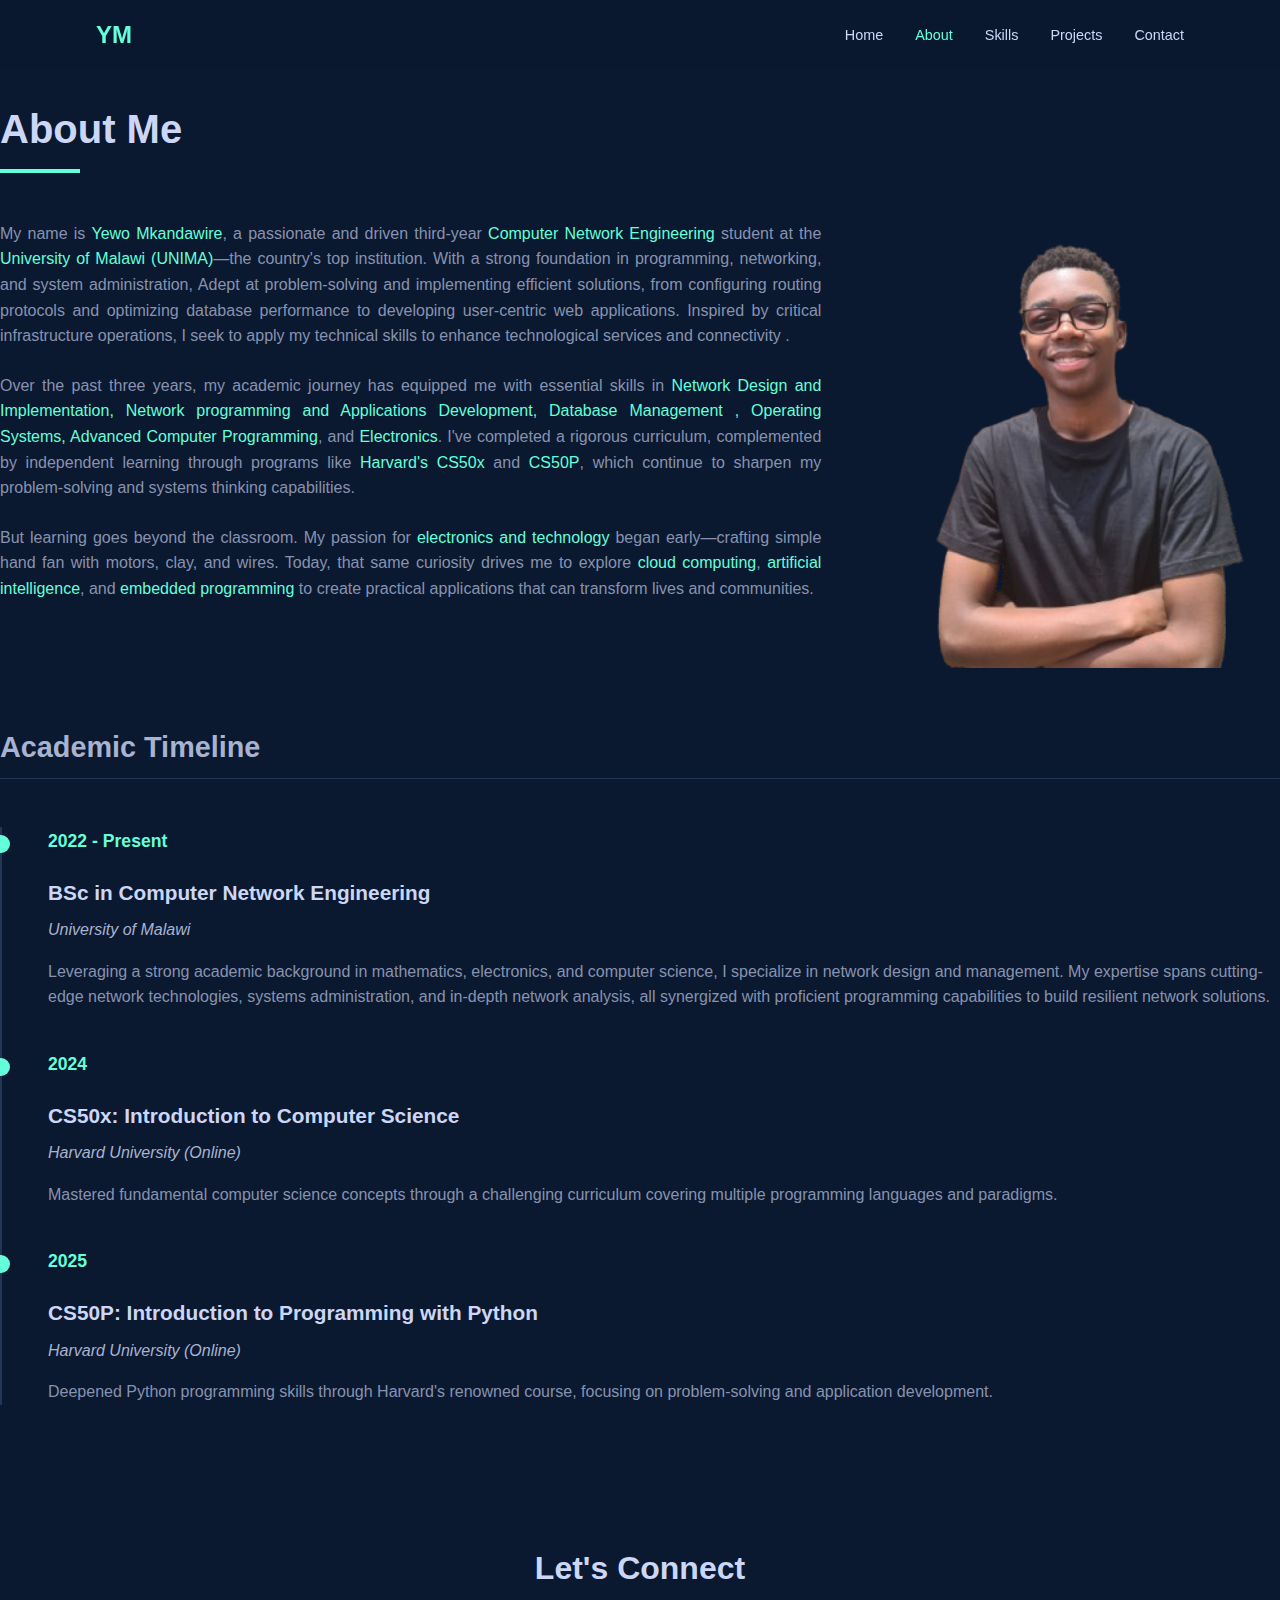
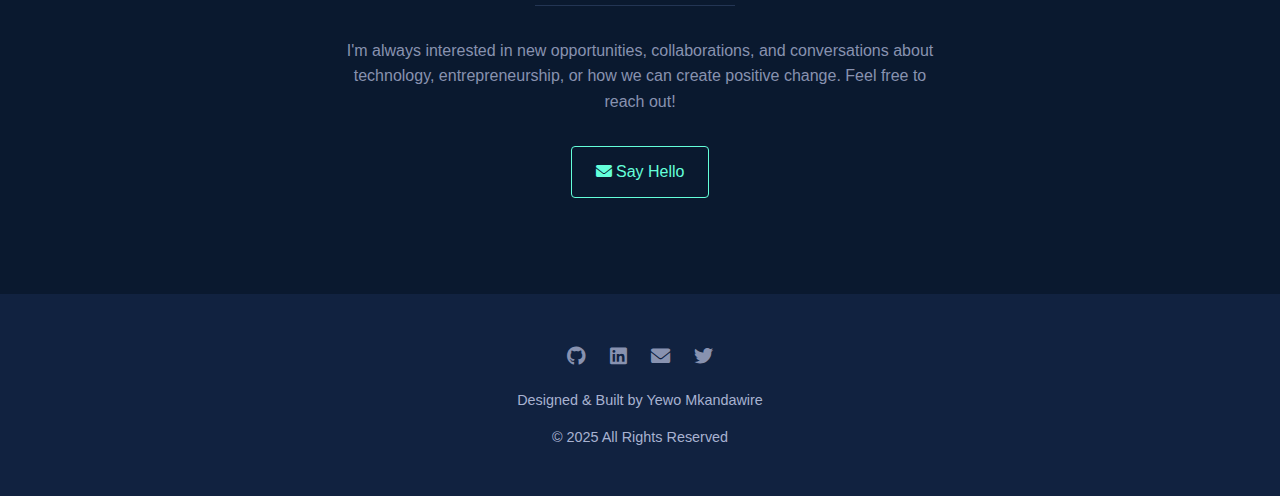
<file: about.html>
<!DOCTYPE html>
<html lang="en">
<head>
  <meta charset="UTF-8">
  <meta name="viewport" content="width=device-width, initial-scale=1.0">
  <title>Yewo Mkandawire | About</title>
  <link href="https://cdn.jsdelivr.net/npm/bootstrap@5.3.6/dist/css/bootstrap.min.css" rel="stylesheet" integrity="sha384-4Q6Gf2aSP4eDXB8Miphtr37CMZZQ5oXLH2yaXMJ2w8e2ZtHTl7GptT4jmndRuHDT" crossorigin="anonymous">
  <link rel="stylesheet" href="https://cdnjs.cloudflare.com/ajax/libs/font-awesome/6.0.0-beta3/css/all.min.css">
  <link rel="stylesheet" href="styles.css">
</head>
<body>
  <!-- Navigation -->
  <nav class="navbar">
    <div class="nav-container">
      <a href="index.html" class="nav-logo">YM</a>
      <button class="menu-btn" aria-label="Menu">
        <i class="fas fa-bars"></i>
      </button>
      <div class="nav-links">
        <a href="index.html" class="nav-link">Home</a>
        <a href="about.html" class="nav-link active">About</a>
        <a href="skills.html" class="nav-link">Skills</a>
        <a href="projects.html" class="nav-link">Projects</a>
        <a href="#contact" class="nav-link">Contact</a>
      </div>
    </div>
  </nav>

  <!-- Main Content -->
  <div class="page-wrapper">
    <div class="container">
      <!-- <div class="page-container"> -->
      <h1 class="page-title">About Me</h1>
      
      <div class="about-content">
        <div class="about-text">
          <p>
            My name is <span class="highlighted-text">Yewo Mkandawire</span>, a passionate and driven third-year <span class="highlighted-text">Computer Network Engineering</span> student at the <span class="highlighted-text">University of Malawi (UNIMA)</span>—the country's top institution. With a strong foundation in programming, networking, and system administration,
            Adept at problem-solving and implementing efficient solutions, from configuring routing protocols and optimizing database performance to developing user-centric web applications. Inspired by critical infrastructure operations, I seek to apply my technical skills to enhance technological services and connectivity
           </span>.
          </p>
          <p>
            Over the past three years, my academic journey has equipped me with essential skills in <span class="highlighted-text">Network Design and Implementation, Network programming and Applications Development, Database Management , Operating Systems, Advanced Computer Programming</span>, and <span class="highlighted-text">Electronics</span>. I've completed a rigorous curriculum, complemented by independent learning through programs like <span class="highlighted-text">Harvard's CS50x</span> and <span class="highlighted-text">CS50P</span>, which continue to sharpen my problem-solving and systems thinking capabilities.
          </p>
          <p>
            But learning goes beyond the classroom. My passion for <span class="highlighted-text">electronics and technology</span> began early—crafting simple hand fan with motors, clay, and wires. Today, that same curiosity drives me to explore <span class="highlighted-text">cloud computing</span>, <span class="highlighted-text">artificial intelligence</span>, and <span class="highlighted-text">embedded programming</span> to create practical applications that can transform lives and communities.
          </p>
        </div>
        <div class="about-image-container">
          <img src="images/pic2.png" alt="Yewo Mkandawire" class="about-image">
        </div>
      </div>
    
      
      <h2 class="page-subtitle">Academic Timeline</h2>
      <div class="timeline">
        <div class="timeline-item">
          <div class="timeline-date">2022 - Present</div>
          <h3 class="timeline-title">BSc in Computer Network Engineering</h3>
          <div class="timeline-subtitle">University of Malawi</div>
          <p>
            Leveraging a strong academic background in mathematics, electronics, and computer science, I specialize in network design and management. 
            My expertise spans cutting-edge network technologies, systems administration, and in-depth network analysis, 
            all synergized with proficient programming capabilities to build resilient network solutions.
          </p>
        </div>
        
        <div class="timeline-item">
          <div class="timeline-date">2024</div>
          <h3 class="timeline-title">CS50x: Introduction to Computer Science</h3>
          <div class="timeline-subtitle">Harvard University (Online)</div>
          <p>Mastered fundamental computer science concepts through a challenging curriculum covering multiple programming languages and paradigms.</p>
        </div>

        <div class="timeline-item">
          <div class="timeline-date">2025</div>
          <h3 class="timeline-title">CS50P: Introduction to Programming with Python</h3>
          <div class="timeline-subtitle">Harvard University (Online)</div>
          <p>Deepened Python programming skills through Harvard's renowned course, focusing on problem-solving and application development.</p>
        </div>
        
        
      </div>
      
      <!-- <h2 class="page-subtitle">Vision and Values</h2>
      <p>
        I'm inspired by science, nature, space, art, and history. My vision is to build scalable, meaningful solutions that serve communities, empower youth, and create opportunities through <span class="highlighted-text">technology and innovation</span>. I believe in lifelong learning, and my portfolio reflects not just my technical capabilities but also my desire to create impact.
      </p> -->
      
      <!-- <h2 class="page-subtitle">Personal Touch</h2>
      <p>
        I love spending time with my family, I enjoy spiritual music , Meditation , nature and many more , oh! lets play chess .

      </p>
      </div> -->
    </div>
    
  </div>
 

  <!-- Contact Section -->
  <section class="contact-section" id="contact">
    <div class="container">
      <h2 class="section-title text-center">Let's Connect</h2>
      <p class="contact-text">
        I'm always interested in new opportunities, collaborations, and conversations about technology, entrepreneurship, or how we can create positive change. Feel free to reach out!
      </p>
      <div class="text-center">
        <a href="mailto:contact@yewomkandawire.com" class="contact-btn">
          <i class="fas fa-envelope"></i> Say Hello
        </a>
      </div>
    </div>
  </section>

  <!-- Footer -->
  <footer class="footer">
    <div class="container">
      <div class="footer-links">
        <a href="#" class="footer-link" aria-label="GitHub"><i class="fab fa-github"></i></a>
        <a href="#" class="footer-link" aria-label="LinkedIn"><i class="fab fa-linkedin"></i></a>
        <a href="#" class="footer-link" aria-label="Email"><i class="fas fa-envelope"></i></a>
        <a href="#" class="footer-link" aria-label="Twitter"><i class="fab fa-twitter"></i></a>
      </div>
      <p class="footer-text">Designed & Built by Yewo Mkandawire</p>
      <p class="footer-text">&copy; 2025 All Rights Reserved</p>
    </div>
  </footer>

  <!-- Back to Top Button -->
  <a href="#" class="back-to-top" aria-label="Back to top">
    <i class="fas fa-arrow-up"></i>
  </a>

  <script src="https://cdn.jsdelivr.net/npm/bootstrap@5.3.6/dist/js/bootstrap.bundle.min.js" integrity="sha384-RkDQYvKDFR8Vn1vlKujy1HUxs6KGdJMzh/H7M9sO+7CDjS9aPHzIgCxPj+0z7yzV" crossorigin="anonymous"></script>
  <script>
    // Navigation toggle
    const menuBtn = document.querySelector('.menu-btn');
    const navLinks = document.querySelector('.nav-links');
    
    menuBtn.addEventListener('click', () => {
      navLinks.classList.toggle('active');
    });
    
    // Navbar scroll effect
    window.addEventListener('scroll', function() {
      const navbar = document.querySelector('.navbar');
      const backToTopButton = document.querySelector('.back-to-top');
      
      if (window.pageYOffset > 50) {
        navbar.classList.add('navbar-shrink');
      } else {
        navbar.classList.remove('navbar-shrink');
      }
      
      if (window.pageYOffset > 300) {
        backToTopButton.style.display = 'flex';
      } else {
        backToTopButton.style.display = 'none';
      }
    });
    
    // Back to top functionality
    document.querySelector('.back-to-top').addEventListener('click', function(e) {
      e.preventDefault();
      window.scrollTo({
        top: 0,
        behavior: 'smooth'
      });
    });
  </script>
</body>
</html>
</file>
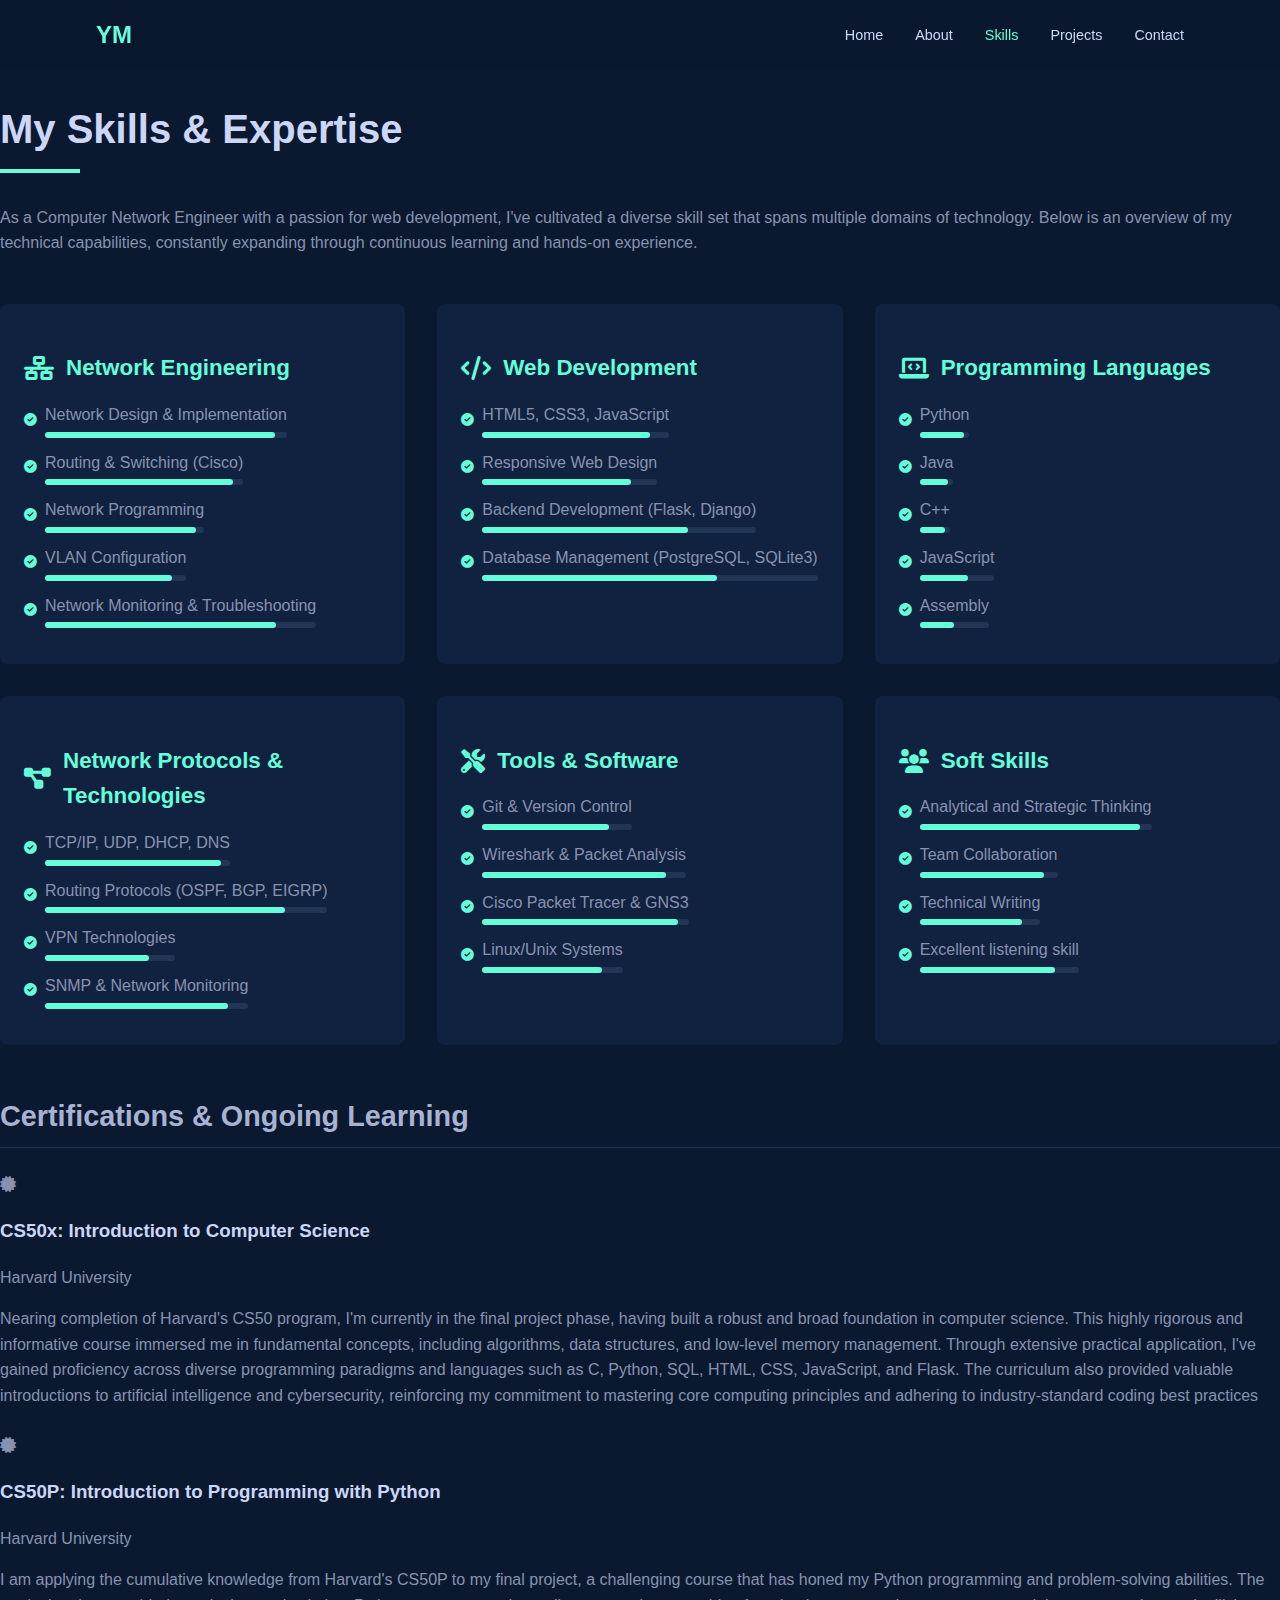
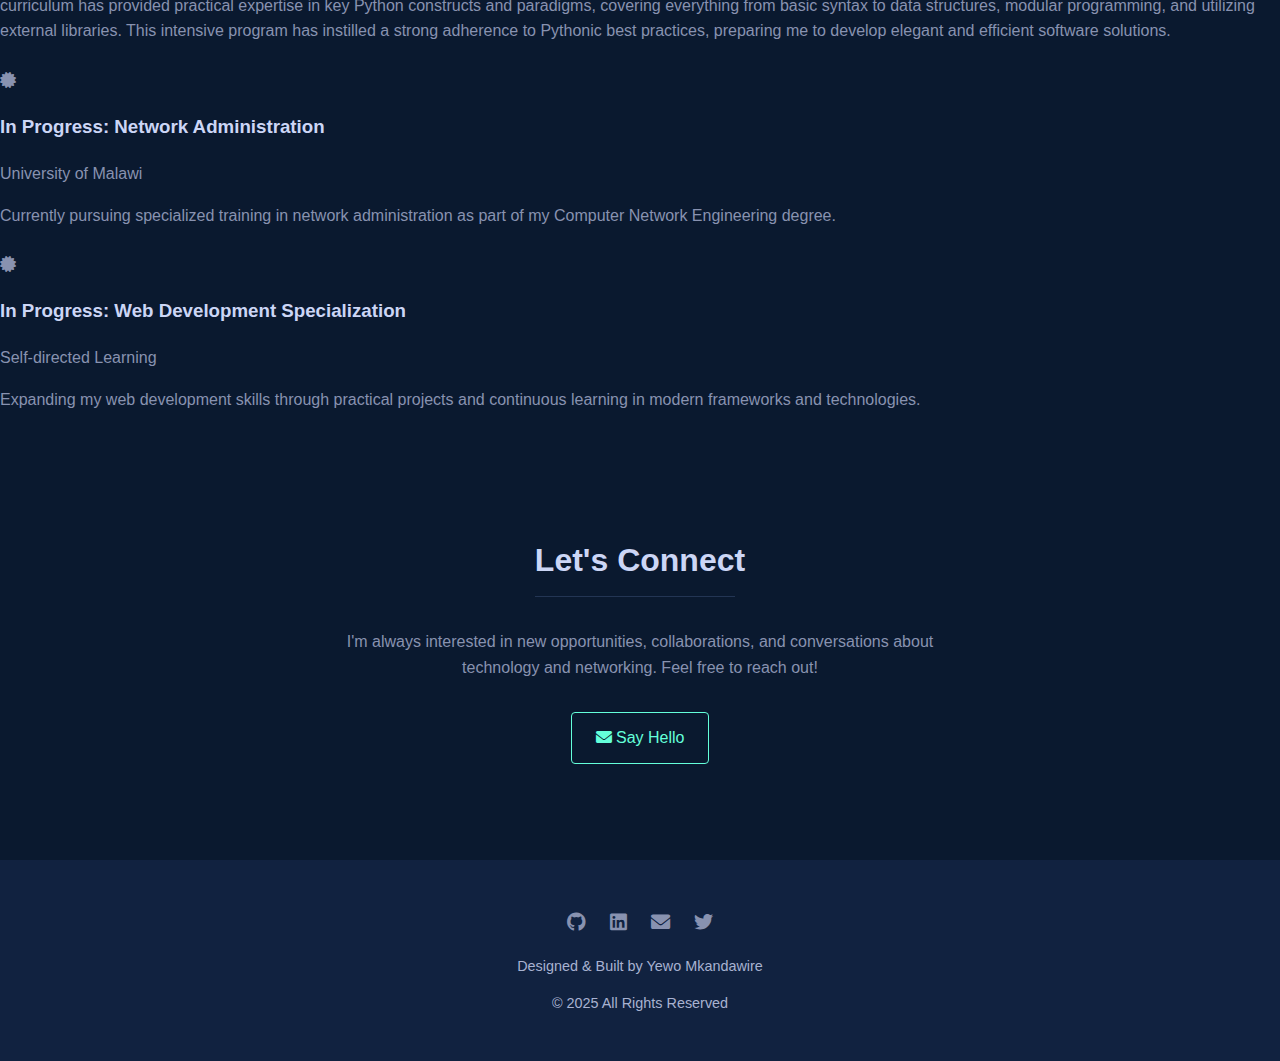
<file: skills.html>
<!DOCTYPE html>
<html lang="en">
<head>
  <meta charset="UTF-8">
  <meta name="viewport" content="width=device-width, initial-scale=1.0">
  <title>Yewo Mkandawire | Skills</title>
  <link href="https://cdn.jsdelivr.net/npm/bootstrap@5.3.6/dist/css/bootstrap.min.css" rel="stylesheet" integrity="sha384-4Q6Gf2aSP4eDXB8Miphtr37CMZZQ5oXLH2yaXMJ2w8e2ZtHTl7GptT4jmndRuHDT" crossorigin="anonymous">
  <link rel="stylesheet" href="https://cdnjs.cloudflare.com/ajax/libs/font-awesome/6.0.0-beta3/css/all.min.css">
  <link rel="stylesheet" href="styles.css">
</head>
<body>
  <!-- Navigation -->
  <nav class="navbar">
    <div class="nav-container">
      <a href="index.html" class="nav-logo">YM</a>
      <button class="menu-btn" aria-label="Menu" id="menuToggle">
        <i class="fas fa-bars"></i>
      </button>
      <div class="nav-links">
        <a href="index.html" class="nav-link">Home</a>
        <a href="about.html" class="nav-link">About</a>
        <a href="skills.html" class="nav-link active">Skills</a>
        <a href="projects.html" class="nav-link">Projects</a>
        <a href="#contact" class="nav-link">Contact</a>
      </div>
    </div>
  </nav>

  <!-- Main Content -->
  <div class="page-wrapper">
    <div class="container">
      <h1 class="page-title">My Skills & Expertise</h1>
      <p class="mb-5">
        As a Computer Network Engineer with a passion for web development, I've cultivated a diverse skill set that spans multiple domains of technology. Below is an overview of my technical capabilities, constantly expanding through continuous learning and hands-on experience.
      </p>

      <!-- Skills Grid -->
      <div class="skills-grid">
        <!-- Network Engineering -->
        <div class="skill-category">
          <h3 class="skill-category-title">
            <i class="fas fa-network-wired"></i>
            Network Engineering
          </h3>
          <ul class="skill-list">
            <li class="skill-item">
              <i class="fas fa-check-circle"></i>
              <div>
                <span>Network Design & Implementation</span>
                <div class="skill-level-container">
                  <div class="skill-level" style="width: 95%"></div>
                </div>
              </div>
            </li>
            <li class="skill-item">
              <i class="fas fa-check-circle"></i>
              <div>
                <span>Routing & Switching (Cisco)</span>
                <div class="skill-level-container">
                  <div class="skill-level" style="width: 95%"></div>
                </div>
              </div>
            </li>
            <li class="skill-item">
              <i class="fas fa-check-circle"></i>
              <div>
                <span>Network Programming</span>
                <div class="skill-level-container">
                  <div class="skill-level" style="width: 95%"></div>
                </div>
              </div>
            </li>
            <li class="skill-item">
              <i class="fas fa-check-circle"></i>
              <div>
                <span>VLAN Configuration</span>
                <div class="skill-level-container">
                  <div class="skill-level" style="width: 90%"></div>
                </div>
              </div>
            </li>
            <li class="skill-item">
              <i class="fas fa-check-circle"></i>
              <div>
                <span>Network Monitoring & Troubleshooting</span>
                <div class="skill-level-container">
                  <div class="skill-level" style="width: 85%"></div>
                </div>
              </div>
            </li>
          </ul>
        </div>

        <!-- Web Development -->
        <div class="skill-category">
          <h3 class="skill-category-title">
            <i class="fas fa-code"></i>
            Web Development
          </h3>
          <ul class="skill-list">
            <li class="skill-item">
              <i class="fas fa-check-circle"></i>
              <div>
                <span>HTML5, CSS3, JavaScript</span>
                <div class="skill-level-container">
                  <div class="skill-level" style="width: 90%"></div>
                </div>
              </div>
            </li>
            <li class="skill-item">
              <i class="fas fa-check-circle"></i>
              <div>
                <span>Responsive Web Design</span>
                <div class="skill-level-container">
                  <div class="skill-level" style="width: 85%"></div>
                </div>
              </div>
            </li>
            <!-- <li class="skill-item">
              <i class="fas fa-check-circle"></i>
              <div>
                <span>Frontend Frameworks (React, Bootstrap)</span>
                <div class="skill-level-container">
                  <div class="skill-level" style="width: 80%"></div>
                </div>
              </div>
            </li> -->
            <li class="skill-item">
              <i class="fas fa-check-circle"></i>
              <div>
                <span>Backend Development (Flask, Django)</span>
                <div class="skill-level-container">
                  <div class="skill-level" style="width: 75%"></div>
                </div>
              </div>
            </li>
            <li class="skill-item">
              <i class="fas fa-check-circle"></i>
              <div>
                <span>Database Management (PostgreSQL, SQLite3)</span>
                <div class="skill-level-container">
                  <div class="skill-level" style="width: 70%"></div>
                </div>
              </div>
            </li>
          </ul>
        </div>

        <!-- Programming Languages -->
        <div class="skill-category">
          <h3 class="skill-category-title">
            <i class="fas fa-laptop-code"></i>
            Programming Languages
          </h3>
          <ul class="skill-list">
            <li class="skill-item">
              <i class="fas fa-check-circle"></i>
              <div>
                <span>Python</span>
                <div class="skill-level-container">
                  <div class="skill-level" style="width: 90%"></div>
                </div>
              </div>
            </li>
            <li class="skill-item">
              <i class="fas fa-check-circle"></i>
              <div>
                <span>Java</span>
                <div class="skill-level-container">
                  <div class="skill-level" style="width: 85%"></div>
                </div>
              </div>
            </li>
            <li class="skill-item">
              <i class="fas fa-check-circle"></i>
              <div>
                <span>C++</span>
                <div class="skill-level-container">
                  <div class="skill-level" style="width: 85%"></div>
                </div>
              </div>
            </li>
            <li class="skill-item">
              <i class="fas fa-check-circle"></i>
              <div>
                <span>JavaScript</span>
                <div class="skill-level-container">
                  <div class="skill-level" style="width: 65%"></div>
                </div>
              </div>
            </li>
            <li class="skill-item">
              <i class="fas fa-check-circle"></i>
              <div>
                <span>Assembly</span>
                <div class="skill-level-container">
                  <div class="skill-level" style="width: 50%"></div>
                </div>
              </div>
            </li>
          </ul>
        </div>

        <!-- Network Protocols & Technologies -->
        <div class="skill-category">
          <h3 class="skill-category-title">
            <i class="fas fa-project-diagram"></i>
            Network Protocols & Technologies
          </h3>
          <ul class="skill-list">
            <li class="skill-item">
              <i class="fas fa-check-circle"></i>
              <div>
                <span>TCP/IP, UDP, DHCP, DNS</span>
                <div class="skill-level-container">
                  <div class="skill-level" style="width: 95%"></div>
                </div>
              </div>
            </li>
            <li class="skill-item">
              <i class="fas fa-check-circle"></i>
              <div>
                <span>Routing Protocols (OSPF, BGP, EIGRP)</span>
                <div class="skill-level-container">
                  <div class="skill-level" style="width: 85%"></div>
                </div>
              </div>
            </li>
            <li class="skill-item">
              <i class="fas fa-check-circle"></i>
              <div>
                <span>VPN Technologies</span>
                <div class="skill-level-container">
                  <div class="skill-level" style="width: 80%"></div>
                </div>
              </div>
            </li>
            <li class="skill-item">
              <i class="fas fa-check-circle"></i>
              <div>
                <span>SNMP & Network Monitoring</span>
                <div class="skill-level-container">
                  <div class="skill-level" style="width: 90%"></div>
                </div>
              </div>
            </li>
            <!-- <li class="skill-item">
              <i class="fas fa-check-circle"></i>
              <div>
                <span>Wireless Networking</span>
                <div class="skill-level-container">
                  <div class="skill-level" style="width: 85%"></div>
                </div>
              </div>
            </li> -->
          </ul>
        </div>

        <!-- Tools & Software -->
        <div class="skill-category">
          <h3 class="skill-category-title">
            <i class="fas fa-tools"></i>
            Tools & Software
          </h3>
          <ul class="skill-list">
            <li class="skill-item">
              <i class="fas fa-check-circle"></i>
              <div>
                <span>Git & Version Control</span>
                <div class="skill-level-container">
                  <div class="skill-level" style="width: 85%"></div>
                </div>
              </div>
            </li>
            <li class="skill-item">
              <i class="fas fa-check-circle"></i>
              <div>
                <span>Wireshark & Packet Analysis</span>
                <div class="skill-level-container">
                  <div class="skill-level" style="width: 90%"></div>
                </div>
              </div>
            </li>
            <li class="skill-item">
              <i class="fas fa-check-circle"></i>
              <div>
                <span>Cisco Packet Tracer & GNS3</span>
                <div class="skill-level-container">
                  <div class="skill-level" style="width: 95%"></div>
                </div>
              </div>
            </li>
            <li class="skill-item">
              <i class="fas fa-check-circle"></i>
              <div>
                <span>Linux/Unix Systems</span>
                <div class="skill-level-container">
                  <div class="skill-level" style="width: 85%"></div>
                </div>
              </div>
            </li>
            <!-- <li class="skill-item">
              <i class="fas fa-check-circle"></i>
              <div>
                <span>Docker & Containerization</span>
                <div class="skill-level-container">
                  <div class="skill-level" style="width: 70%"></div>
                </div>
              </div>
            </li> -->
          </ul>
        </div>

        <!-- Soft Skills -->
        <div class="skill-category">
          <h3 class="skill-category-title">
            <i class="fas fa-users"></i>
            Soft Skills
          </h3>
          <ul class="skill-list">
            <li class="skill-item">
              <i class="fas fa-check-circle"></i>
              <div>
                <span>Analytical and Strategic Thinking</span>
                <div class="skill-level-container">
                  <div class="skill-level" style="width: 95%"></div>
                </div>
              </div>
            </li>
            <li class="skill-item">
              <i class="fas fa-check-circle"></i>
              <div>
                <span>Team Collaboration </span>
                <div class="skill-level-container">
                  <div class="skill-level" style="width: 90%"></div>
                </div>
              </div>
            </li>
            <li class="skill-item">
              <i class="fas fa-check-circle"></i>
              <div>
                <span>Technical Writing </span>
                <div class="skill-level-container">
                  <div class="skill-level" style="width: 85%"></div>
                </div>
              </div>
            </li>
            <!-- <li class="skill-item">
              <i class="fas fa-check-circle"></i>
              <div>
                <span>Leadership</span>
                <div class="skill-level-container">
                  <div class="skill-level" style="width: 80%"></div>
                </div>
              </div>
            </li> -->
            <li class="skill-item">
              <i class="fas fa-check-circle"></i>
              <div>
                <span>Excellent listening skill</span>
                <div class="skill-level-container">
                  <div class="skill-level" style="width: 85%"></div>
                </div>
              </div>
            </li>
          </ul>
        </div>
      </div>

      <!-- Certifications & Education -->
      <h2 class="page-subtitle mt-5">Certifications & Ongoing Learning</h2>
      <div class="certification-container">
        <div class="row">
          <div class="col-md-6 mb-4">
            <div class="certification-item">
              <div class="certification-icon">
                <i class="fas fa-certificate"></i>
              </div>
              <div class="certification-content">
                <h3 class="certification-title">CS50x: Introduction to Computer Science</h3>
                <p class="certification-provider">Harvard University</p>
                <p class="certification-description">
                  Nearing completion of Harvard's CS50 program, 
                  I'm currently in the final project phase, having built a robust and broad foundation in computer science.
                   This highly rigorous and informative course immersed me in fundamental concepts, including algorithms, data structures, and low-level memory management.
                    Through extensive practical application, I've gained proficiency across diverse programming paradigms and languages such as C, Python, SQL, HTML, CSS, JavaScript, and Flask.
                     The curriculum also provided valuable introductions to artificial intelligence and cybersecurity, 
                    reinforcing my commitment to mastering core computing principles and adhering to industry-standard coding best practices 
                  
                </p>
              </div>
            </div>
          </div>
          <div class="col-md-6 mb-4">
            <div class="certification-item">
              <div class="certification-icon">
                <i class="fas fa-certificate"></i>
              </div>
              <div class="certification-content">
                <h3 class="certification-title">CS50P: Introduction to Programming with Python</h3>
                <p class="certification-provider">Harvard University</p>
                <p class="certification-description">
                  I am applying the cumulative knowledge from Harvard's CS50P to my final project,
                   a challenging course that has honed my Python programming and problem-solving abilities. 
                   The curriculum has provided practical expertise in key Python constructs and paradigms, 
                   covering everything from basic syntax to data structures, modular programming,
                   and utilizing external libraries. This intensive program has instilled a strong adherence to Pythonic best practices, 
                   preparing me to develop elegant and efficient software solutions.
                  
                </p>
              </div>
            </div>
          </div>
          <div class="col-md-6 mb-4">
            <div class="certification-item">
              <div class="certification-icon">
                <i class="fas fa-certificate"></i>
              </div>
              <div class="certification-content">
                <h3 class="certification-title">In Progress: Network Administration</h3>
                <p class="certification-provider">University of Malawi</p>
                <p class="certification-description">
                  Currently pursuing specialized training in network administration as part of my Computer Network Engineering degree.
                </p>
              </div>
            </div>
          </div>
          <div class="col-md-6 mb-4">
            <div class="certification-item">
              <div class="certification-icon">
                <i class="fas fa-certificate"></i>
              </div>
              <div class="certification-content">
                <h3 class="certification-title">In Progress: Web Development Specialization</h3>
                <p class="certification-provider">Self-directed Learning</p>
                <p class="certification-description">
                  Expanding my web development skills through practical projects and continuous learning in modern frameworks and technologies.
                </p>
              </div>
            </div>
          </div>
        </div>
      </div>
    </div>
  </div>

  <!-- Contact Section -->
  <section class="contact-section" id="contact">
    <div class="container">
      <h2 class="section-title text-center">Let's Connect</h2>
      <p class="contact-text">
        I'm always interested in new opportunities, collaborations, and conversations about technology and networking. Feel free to reach out!
      </p>
      <div class="text-center">
        <a href="mailto:contact@yewomkandawire1@gmail.com" class="contact-btn">
          <i class="fas fa-envelope"></i> Say Hello
        </a>
      </div>
    </div>
  </section>

  <!-- Footer -->
  <footer class="footer">
    <div class="container">
      <div class="footer-links">
        <a href="#" class="footer-link" aria-label="GitHub"><i class="fab fa-github"></i></a>
        <a href="#" class="footer-link" aria-label="LinkedIn"><i class="fab fa-linkedin"></i></a>
        <a href="#" class="footer-link" aria-label="Email"><i class="fas fa-envelope"></i></a>
        <a href="#" class="footer-link" aria-label="Twitter"><i class="fab fa-twitter"></i></a>
      </div>
      <p class="footer-text">Designed & Built by Yewo Mkandawire</p>
      <p class="footer-text">&copy; 2025 All Rights Reserved</p>
    </div>
  </footer>

  <!-- Back to Top Button -->
  <a href="#" class="back-to-top" aria-label="Back to top">
    <i class="fas fa-arrow-up"></i>
  </a>

  <script src="https://cdn.jsdelivr.net/npm/bootstrap@5.3.6/dist/js/bootstrap.bundle.min.js" integrity="sha384-RkDQYvKDFR8Vn1vlKujy1HUxs6KGdJMzh/H7M9sO+7CDjS9aPHzIgCxPj+0z7yzV" crossorigin="anonymous"></script>
  <script>
    // Navigation toggle
    const menuBtn = document.getElementById('menuToggle');
    const navLinks = document.querySelector('.nav-links');
    
    menuBtn.addEventListener('click', () => {
      navLinks.classList.toggle('active');
    });
    
    // Navbar scroll effect
    window.addEventListener('scroll', function() {
      const navbar = document.querySelector('.navbar');
      const backToTopButton = document.querySelector('.back-to-top');
      
      if (window.pageYOffset > 50) {
        navbar.classList.add('navbar-shrink');
      } else {
        navbar.classList.remove('navbar-shrink');
      }
      
      if (window.pageYOffset > 300) {
        backToTopButton.style.display = 'flex';
      } else {
        backToTopButton.style.display = 'none';
      }
    });
    
    // Back to top functionality
    document.querySelector('.back-to-top').addEventListener('click', function(e) {
      e.preventDefault();
      window.scrollTo({
        top: 0,
        behavior: 'smooth'
      });
    });
  </script>
</body>
</html>
</file>
<file: styles.css>
:root {
  --navy: #0a192f;
  --light-navy: #112240;
  --lightest-navy: #233554;
  --slate: #8892b0;
  --light-slate: #a8b2d1;
  --lightest-slate: #ccd6f6;
  --white: #e6f1ff;
  --green: #64ffda;
}

/* General Styles */
body {
  background-color: var(--navy);
  color: var(--slate);
  font-family: -apple-system, BlinkMacSystemFont, "Segoe UI", Roboto, "Helvetica Neue", Arial, sans-serif;
  margin: 0;
  padding: 0;
  line-height: 1.6;
  min-height: 100vh;
}

h1, h2, h3, h4, h5, h6 {
  color: var(--lightest-slate);
  font-weight: 600;
}

p {
  color: var(--slate);
}

a {
  text-decoration: none;
  color: var(--green);
  transition: color 0.2s ease-in-out;
}

a:hover {
  color: var(--light-slate);
}

/* Containers & Layout - Optimized for alignment */
.nav-container, 
.page-container {
  width: 85%;
  max-width: 1200px;
  margin: 0 auto;
  position: relative;
}

@media (max-width: 992px) {
  .nav-container, 
  .page-container {
    width: 90%;
  }
}

/* Navigation */
.navbar {
  background-color: rgba(10, 25, 47, 0.85);
  backdrop-filter: blur(10px);
  position: fixed;
  top: 0;
  width: 100%;
  z-index: 100;
  padding: 1rem 0;
  transition: all 0.3s ease;
}

.navbar-shrink {
  padding: 0.5rem 0;
  box-shadow: 0 5px 20px -10px rgba(0, 0, 0, 0.5);
}

.nav-container {
  display: flex;
  justify-content: space-between;
  align-items: center;
}

.nav-logo {
  font-size: 1.5rem;
  font-weight: 700;
  color: var(--green);
}

.nav-links {
  display: flex;
  gap: 2rem;
}

.nav-link {
  color: var(--lightest-slate);
  font-size: 0.9rem;
  font-weight: 500;
  position: relative;
}

.nav-link::after {
  content: "";
  position: absolute;
  bottom: -5px;
  left: 0;
  width: 0;
  height: 2px;
  background-color: var(--green);
  transition: width 0.3s ease;
}

.nav-link:hover::after {
  width: 100%;
}

.nav-link.active {
  color: var(--green);
}

.menu-btn {
  display: none;
  background: none;
  border: none;
  color: var(--lightest-slate);
  font-size: 1.5rem;
  cursor: pointer;
}

/* Home Page Layout - Optimized for alignment */
.page-wrapper {
  padding-top: 70px; /* Space for fixed navbar */
  width: 100%;
}

.page-container {
  display: grid;
  grid-template-columns: 5fr 7fr;
}

.fixed-column {
  position: sticky;
  top: 70px; /* Match navbar height */
  height: calc(100vh - 70px);
  padding-top: 2rem;
  padding-bottom: 2rem;
  display: flex;
  flex-direction: column;
  justify-content: center;
  background-color: var(--navy);
  z-index: 10;
  width: 100%;
}

.scrollable-column {
  padding-top: 2rem;
  padding-bottom: 4rem;
  height: calc(100vh - 70px);
  overflow-y: auto;
  overflow-x: hidden;
  width: 100%;
}

.name {
  font-size: 3rem;
  margin-bottom: 0.5rem;
}

.job-title {
  font-size: 1.75rem;
  color: var(--green);
  margin-bottom: 1.5rem;
}

.intro-text {
  max-width: 500px;
  margin-bottom: 2rem;
  font-size: 1.1rem;
}

/* Profile picture styling */
.profile-pic-container {
  position: relative;
  width: 10rem;
  height: 10rem;
  border-radius: 50%;
  background-color: var(--lightest-navy);
  padding: 0.25rem;
  margin: 2rem 0;
  align-self: left;
}

.profile-pic {
  height: 100%;
  width: 100%;
  border-radius: 50%;
  object-fit: cover;
}

/* Social Icons */
.social-icons {
  display: flex;
  gap: 20px;
  margin-top: 1rem;
}

.social-icons a {
  color: var(--light-slate);
  font-size: 1.5rem;
  transition: color 0.2s ease-in-out;
}

.social-icons a:hover {
  color: var(--green);
}

/* Sections */
.section {
  margin-bottom: 5rem;
}

.section-title {
  font-size: 2rem;
  margin-bottom: 2rem;
  color: var(--lightest-slate);
  position: relative;
  display: inline-block;
}

.section-title::after {
  content: "";
  display: block;
  width: 200px;
  height: 1px;
  background-color: var(--lightest-navy);
  margin-top: 10px;
}

/* Content Pages (About, Skills, Projects) */
.page-container.content-page {
  width: 85%;
  max-width: 1200px;
  margin: 0 auto;
  padding-top: 6rem;
  padding-bottom: 4rem;
  min-height: calc(100vh - 200px);
  display: block;
}

.page-title {
  font-size: 2.5rem;
  color: var(--lightest-slate);
  margin-bottom: 2rem;
  position: relative;
}

.page-title::after {
  content: "";
  display: block;
  width: 80px;
  height: 4px;
  background-color: var(--green);
  margin-top: 0.5rem;
}

.page-subtitle {
  font-size: 1.8rem;
  color: var(--light-slate);
  margin: 3rem 0 1.5rem;
  border-bottom: 1px solid var(--lightest-navy);
  padding-bottom: 0.5rem;
}

.highlighted-text {
  color: var(--green);
  font-weight: 500;
}

/* About Page */
.about-content {
  display: grid;
  grid-template-columns: 2fr 1fr;
  gap: 3rem;
  margin-bottom: 3rem;
}

.about-text p {
  margin-bottom: 1.5rem;
  text-align: justify;
}

.about-image {
  border-radius: 6px;
  width: 100%;
  height: auto;
  object-fit: cover;
}

.timeline {
  position: relative;
  margin: 3rem 0;
}

.timeline::before {
  content: '';
  position: absolute;
  left: 0;
  top: 0;
  height: 100%;
  width: 2px;
  background-color: var(--lightest-navy);
}

.timeline-item {
  position: relative;
  padding-left: 3rem;
  margin-bottom: 2.5rem;
}

.timeline-item::before {
  content: '';
  position: absolute;
  left: -8px;
  top: 8px;
  width: 18px;
  height: 18px;
  border-radius: 50%;
  background-color: var(--green);
}

.timeline-date {
  color: var(--green);
  font-weight: 600;
  margin-bottom: 0.5rem;
  font-size: 1.1rem;
}

.timeline-title {
  margin-bottom: 0.5rem;
  font-size: 1.3rem;
}

.timeline-subtitle {
  color: var(--light-slate);
  font-style: italic;
  margin-bottom: 0.8rem;
}

/* Skills Page */
.skills-grid {
  display: grid;
  grid-template-columns: repeat(auto-fill, minmax(300px, 1fr));
  gap: 2rem;
}

.skill-category {
  background-color: var(--light-navy);
  border-radius: 8px;
  padding: 1.5rem;
  transition: transform 0.3s ease;
}

.skill-category:hover {
  transform: translateY(-5px);
}

.skill-category-title {
  color: var(--green);
  font-size: 1.4rem;
  margin-bottom: 1rem;
  display: flex;
  align-items: center;
}

.skill-category-title i {
  margin-right: 0.75rem;
  font-size: 1.5rem;
}

.skill-list {
  list-style: none;
  padding: 0;
  margin: 0;
}

.skill-item {
  display: flex;
  align-items: center;
  margin-bottom: 0.75rem;
}

.skill-item i {
  color: var(--green);
  margin-right: 0.5rem;
  font-size: 0.8rem;
}

.skill-level-container {
  width: 100%;
  height: 6px;
  background-color: var(--lightest-navy);
  border-radius: 3px;
  margin-top: 0.25rem;
}

.skill-level {
  height: 100%;
  background-color: var(--green);
  border-radius: 3px;
  
}

/* Projects Page */
.project-category {
  font-size: 1.8rem;
  color: var(--light-slate);
  margin: 3rem 0 1.5rem;
  border-bottom: 1px solid var(--lightest-navy);
  padding-bottom: 0.5rem;
}

.project-card {
  margin-bottom: 3rem;
  padding: 1.5rem;
  border-radius: 8px;
  transition: transform 0.3s ease, box-shadow 0.3s ease;
}

.project-card:hover {
  transform: translateY(-8px);
  box-shadow: 0 10px 30px -15px rgba(2, 12, 27, 0.7);
  background-color: var(--light-navy);
}

.project-header {
  display: flex;
  justify-content: space-between;
  align-items: flex-start;
  margin-bottom: 1rem;
}

.project-title {
  color: var(--white);
  font-size: 1.8rem;
  margin-bottom: 0.5rem;
}

.project-links {
  display: flex;
  gap: 1rem;
}

.project-link {
  color: var(--light-slate);
  font-size: 1.3rem;
  transition: color 0.2s ease-in-out;
}

.project-link:hover {
  color: var(--green);
}

.project-image {
  width: 100%;
  border-radius: 5px;
  margin-bottom: 1.5rem;
  object-fit: cover;
}

.project-description {
  margin-bottom: 1.5rem;
}

.project-tech {
  margin-bottom: 1rem;
}

.tech-badge {
  display: inline-block;
  padding: 0.25rem 0.75rem;
  margin-right: 0.5rem;
  margin-bottom: 0.5rem;
  border-radius: 50px;
  font-size: 0.8rem;
  color: var(--green);
  background-color: rgba(100, 255, 218, 0.08);
  border: 1px solid var(--green);
  transition: background-color 0.2s ease;
}

.tech-badge:hover {
  background-color: rgba(100, 255, 218, 0.15);
}

.project-status {
  font-size: 0.85rem;
  color: var(--green);
  margin-bottom: 0.5rem;
}

.project-date {
  font-size: 0.85rem;
  color: var(--light-slate);
}

.project-grid {
  /* display: flex; */
  /* grid-template-columns: repeat(auto-fill, minmax(300px, 1fr)); */
  gap: 2rem;
  margin-top: 2rem;
  margin-bottom: 2rem;
}

.small-project-card {
  padding: 1.5rem;
  border-radius: 5px;
  background-color: var(--light-navy);
  transition: transform 0.3s ease;
  height: 100%;
  display: flex;
  flex-direction: column;
}

.small-project-card:hover {
  transform: translateY(-5px);
}

.small-project-header {
  display: flex;
  justify-content: space-between;
  margin-bottom: 1rem;
}

.folder-icon {
  color: var(--green);
  font-size: 2rem;
}

.small-project-links {
  display: flex;
  gap: 0.75rem;
}

.small-project-title {
  color: var(--lightest-slate);
  font-size: 1.3rem;
  margin-bottom: 0.75rem;
}

.small-project-description {
  font-size: 0.95rem;
  margin-bottom: 1rem;
  flex-grow: 1;
}

/* Contact Section */
.contact-section {
  text-align: center;
  padding: 4rem 0;
  margin-top: 2rem;
}

.contact-text {
  max-width: 600px;
  margin: 0 auto 2rem;
}

.contact-btn {
  display: inline-block;
  background-color: transparent;
  color: var(--green);
  border: 1px solid var(--green);
  border-radius: 4px;
  padding: 0.75rem 1.5rem;
  font-size: 1rem;
  text-decoration: none;
  margin-bottom: 2rem;
  transition: all 0.2s ease-in-out;
}

.contact-btn:hover {
  background-color: rgba(100, 255, 218, 0.1);
  transform: translateY(-3px);
}

/* Footer */
.footer {
  background-color: var(--light-navy);
  padding: 2rem 0;
  text-align: center;
}

.footer-text {
  font-size: 0.9rem;
  color: var(--light-slate);
}

.footer-links {
  display: flex;
  justify-content: center;
  gap: 1.5rem;
  margin: 1rem 0;
}

.footer-link {
  color: var(--slate);
  font-size: 1.2rem;
  transition: color 0.2s ease-in-out;
}

.footer-link:hover {
  color: var(--green);
}

/* Utility Classes */
.text-center {
  text-align: center;
}

.green-text {
  color: var(--green);
}

.view-more {
  display: inline-block;
  font-size: 0.9rem;
  color: var(--green);
  transition: all 0.3s ease;
}

.view-more:hover {
  transform: translateX(5px);
}

.mt-1 { margin-top: 0.25rem; }
.mt-2 { margin-top: 0.5rem; }
.mt-3 { margin-top: 1rem; }
.mt-4 { margin-top: 1.5rem; }
.mt-5 { margin-top: 3rem; }

.mb-1 { margin-bottom: 0.25rem; }
.mb-2 { margin-bottom: 0.5rem; }
.mb-3 { margin-bottom: 1rem; }
.mb-4 { margin-bottom: 1.5rem; }
.mb-5 { margin-bottom: 3rem; }

/* Back to top button */
.back-to-top {
  position: fixed;
  bottom: 2rem;
  right: 2rem;
  width: 45px;
  height: 45px;
  background-color: var(--light-navy);
  border-radius: 50%;
  display: none;
  justify-content: center;
  align-items: center;
  color: var(--green);
  font-size: 1.2rem;
  transition: background-color 0.3s ease;
  cursor: pointer;
  z-index: 99;
}

.back-to-top:hover {
  background-color: var(--lightest-navy);
}

/* Responsive styles */
@media (max-width: 992px) {
  .page-container {
    grid-template-columns: 1fr;
  }
  
  .fixed-column {
    position: relative;
    height: auto;
    width: 100%;
    padding: 2rem 0;
  }
  
  .scrollable-column {
    width: 100%;
    height: auto;
    overflow: visible;
  }
  
  .menu-btn {
    display: block;
  }
  
  .nav-links {
    position: absolute;
    top: 100%;
    left: 0;
    width: 100%;
    flex-direction: column;
    background-color: var(--light-navy);
    padding: 1rem 0;
    gap: 1rem;
    display: none;
    text-align: center;
  }
  
  .nav-links.active {
    display: flex;
  }
  
  .nav-link {
    padding: 0.5rem 0;
  }
}

@media (max-width: 768px) {
  .about-content {
    grid-template-columns: 1fr;
  }
  
  .skills-grid {
    grid-template-columns: 1fr;
  }
  
  .timeline-item {
    padding-left: 2rem;
  }
  
  .project-grid {
    grid-template-columns: 1fr;
  }
  
  .name {
    font-size: 2.5rem;
  }
  
  .job-title {
    font-size: 1.5rem;
  }
}
</file>
